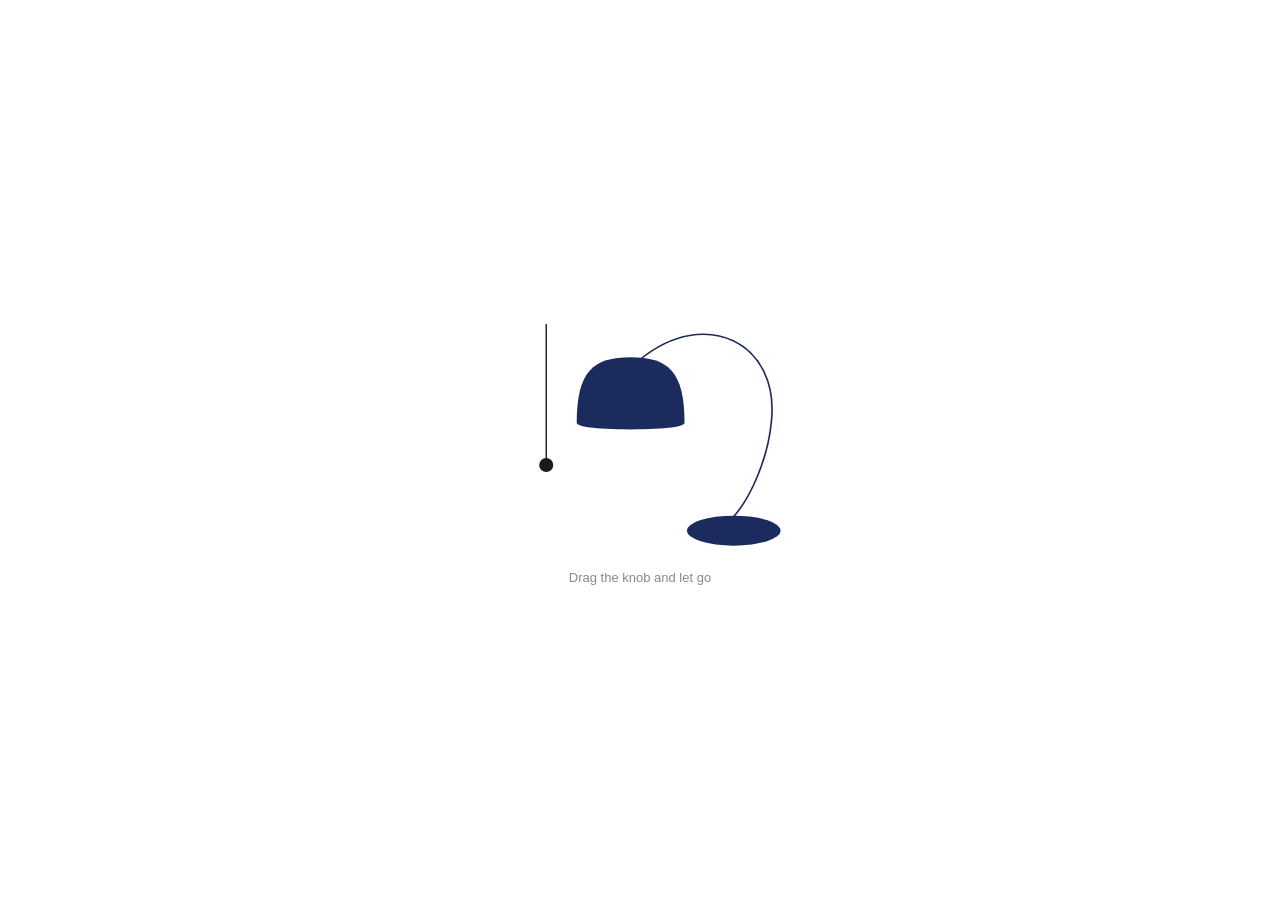
<file: lamptoggle/lamp.html>
<!DOCTYPE html>
<html lang="en">

<head>
  <meta charset="UTF-8">
  <meta name="viewport" content="width=device-width, initial-scale=1.0">
  <title>Lamp pull-string toggle</title>
  <style>
    html,
    body {
      margin: 0;
      padding: 0;
      height: 100%;
      background: #ffffff;
      display: flex;
      align-items: center;
      justify-content: center;
      font-family: -apple-system, BlinkMacSystemFont, 'Segoe UI', sans-serif;
    }
  </style>
</head>

<body>
  <div style="position:relative;width:100%;max-width:800px;margin:0 auto">
    <svg id="lamp-svg" width="100%" viewBox="0 0 640 520" role="img" style="touch-action:none">
      <defs>
        <radialGradient id="glow-outer-grad" cx="50%" cy="0%" r="95%">
          <stop offset="0%" stop-color="#EFBB55" stop-opacity="0.72" />
          <stop offset="45%" stop-color="#EFBB55" stop-opacity="0.5" />
          <stop offset="100%" stop-color="#EFBB55" stop-opacity="0" />
        </radialGradient>
        <radialGradient id="glow-core-grad" cx="50%" cy="0%" r="95%">
          <stop offset="0%" stop-color="#F3C765" stop-opacity="1" />
          <stop offset="45%" stop-color="#F3C765" stop-opacity="0.75" />
          <stop offset="100%" stop-color="#F3C765" stop-opacity="0" />
        </radialGradient>
        <filter id="soft-outer" x="-60%" y="-60%" width="220%" height="220%">
          <feGaussianBlur stdDeviation="16" />
        </filter>
        <filter id="soft-core" x="-60%" y="-60%" width="220%" height="220%">
          <feGaussianBlur stdDeviation="7" />
        </filter>
      </defs>

      <path d="M320 95 C460 -20, 620 60, 600 230 C592 310, 555 390, 520 430" fill="none" stroke="#1c2b5e"
        stroke-width="3.5" />
      <ellipse cx="520" cy="460" rx="100" ry="32" fill="#1c2b5e" />

      <path id="glow-outer-shape" d="M300 225 L620 500 L20 500 Z" fill="url(#glow-outer-grad)" filter="url(#soft-outer)"
        opacity="0" style="transition:opacity .45s ease" />
      <path id="glow-core-shape" d="M300 225 L470 490 L130 490 Z" fill="url(#glow-core-grad)" filter="url(#soft-core)"
        opacity="0" style="transition:opacity .45s ease" />

      <path
        d="M185 230 C185 120, 220 90, 300 90 C380 90, 415 120, 415 230 C415 238, 380 244, 300 244 C220 244, 185 238, 185 230 Z"
        fill="#1c2b5e" />

      <path id="string-path" d="M120 20 L120 320" fill="none" stroke="#1a1a1a" stroke-width="3"
        stroke-linecap="round" />
      <circle id="string-knob" cx="120" cy="320" r="15" fill="#1a1a1a" style="cursor:grab" />
    </svg>
    <p style="text-align:center;font-size:13px;color:#888;margin:8px 0 0;font-family:inherit">Drag the knob and let go
    </p>
  </div>

  <script src="lamp.js"></script>

</body>

</html>
</file>
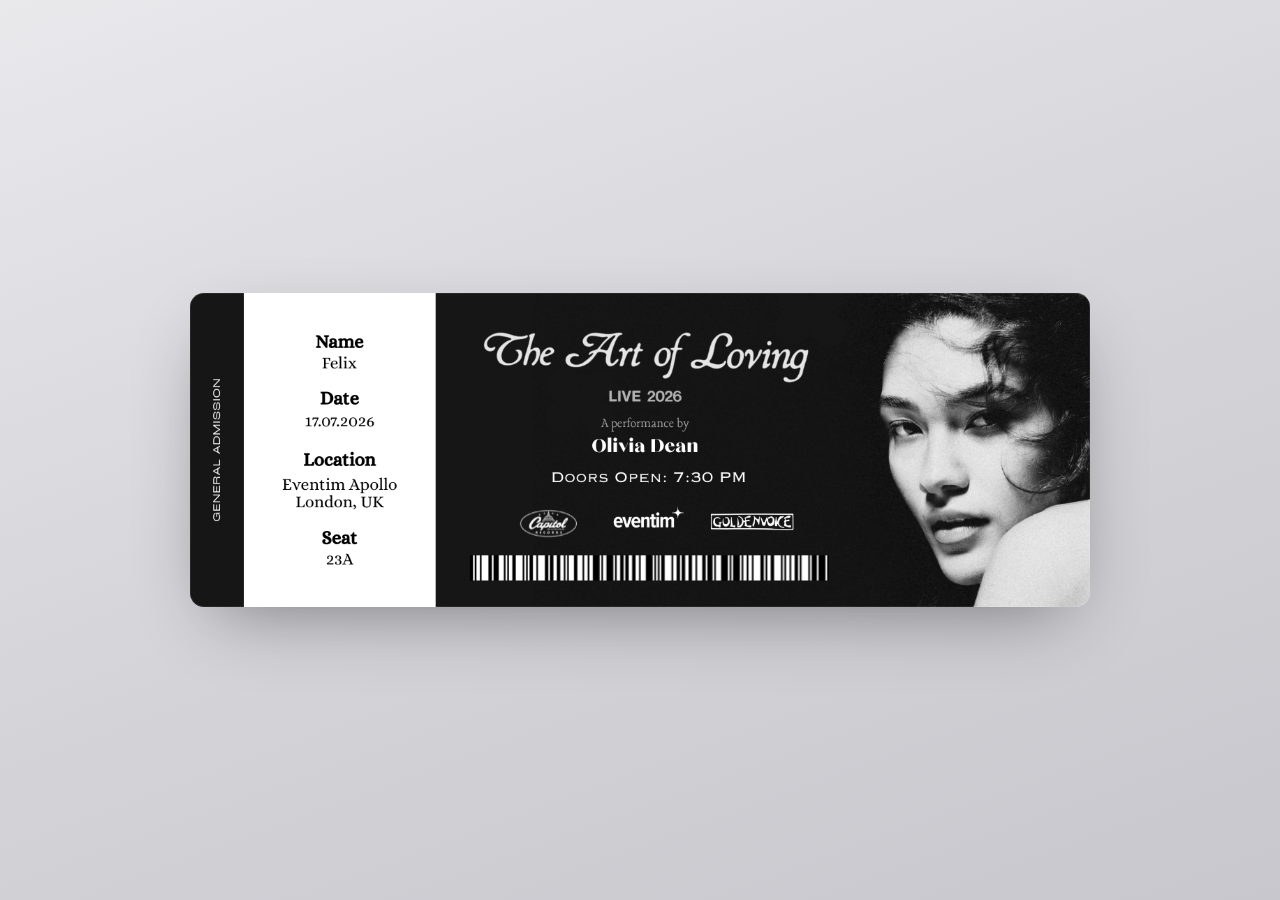
<file: ticket/ticket.html>
<!DOCTYPE html>
<html lang="en">

<head>
  <meta charset="UTF-8">
  <title>Holographic Ticket Hover</title>
  <style>
    :root {
      --rot-x: 0deg;
      --rot-y: 0deg;
      --band-x: -60%;
      --band-y: -60%;
    }

    * {
      box-sizing: border-box;
    }

    html,
    body {
      margin: 0;
      min-height: 100vh;
    }

    body {
      display: flex;
      align-items: center;
      justify-content: center;
      background: linear-gradient(160deg, #e9e9ec 0%, #d3d3d8 55%, #c7c7cd 100%);
    }

    .stage {
      perspective: 1400px;
    }

    .ticket {
      position: relative;
      width: min(90vw, 900px);
      aspect-ratio: 1289 / 450;
      border-radius: 14px;
      overflow: hidden;
      transform: rotateX(var(--rot-x)) rotateY(var(--rot-y));
      transform-style: preserve-3d;
      transition: transform .15s ease-out, box-shadow .3s ease;
      box-shadow: 0 25px 70px -25px rgba(0, 0, 0, .45);
      cursor: pointer;
    }

    .ticket:hover {
      box-shadow: 0 35px 90px -25px rgba(0, 0, 0, .55);
    }

    .layer {
      position: absolute;
      inset: 0;
    }

    .layer-base {
      background-image: url('img/ticket.png');
      background-size: cover;
    }

    .mask-shapes {
      --mask-svg: url('img/overlay.png');
    }

    .layer-rainbow {
      background: linear-gradient(115deg,
          transparent 30%,
          rgba(255, 95, 109, .65) 42%,
          rgba(255, 195, 113, .65) 46%,
          rgba(249, 248, 113, .65) 50%,
          rgba(110, 231, 183, .65) 54%,
          rgba(96, 165, 250, .65) 58%,
          rgba(167, 139, 250, .65) 62%,
          transparent 74%);
      background-size: 400% 400%;
      background-position: var(--band-x) var(--band-y);
      mix-blend-mode: color-dodge;
      -webkit-mask-image: var(--mask-svg);
      mask-image: var(--mask-svg);
      -webkit-mask-size: cover;
      mask-size: cover;
      opacity: 0;
      transition: background-position .05s linear, opacity .18s ease;
    }

    .ticket.is-active .layer-rainbow {
      opacity: .9;
    }

    .layer-shine {
      background: linear-gradient(115deg,
          transparent 35%,
          rgba(255, 255, 255, .18) 48%,
          rgba(255, 255, 255, .22) 50%,
          rgba(255, 255, 255, .18) 52%,
          transparent 65%);
      background-size: 400% 400%;
      background-position: var(--band-x) var(--band-y);
      mix-blend-mode: soft-light;
      opacity: 0;
      transition: background-position .05s linear, opacity .18s ease;
    }

    .ticket.is-active .layer-shine {
      opacity: .3;
    }

    .layer-edge {
      border-radius: 14px;
      box-shadow: inset 0 0 0 1px rgba(255, 255, 255, .08);
    }
  </style>
</head>

<body>

  <div class="stage">
    <div class="ticket" id="ticket">
      <div class="layer layer-base">
      </div>
      <div class="layer layer-rainbow mask-shapes"></div>
      <div class="layer layer-shine"></div>
      <div class="layer layer-edge"></div>
    </div>
  </div>

  <script src="ticket.js"></script>
</body>

</html>
</file>
